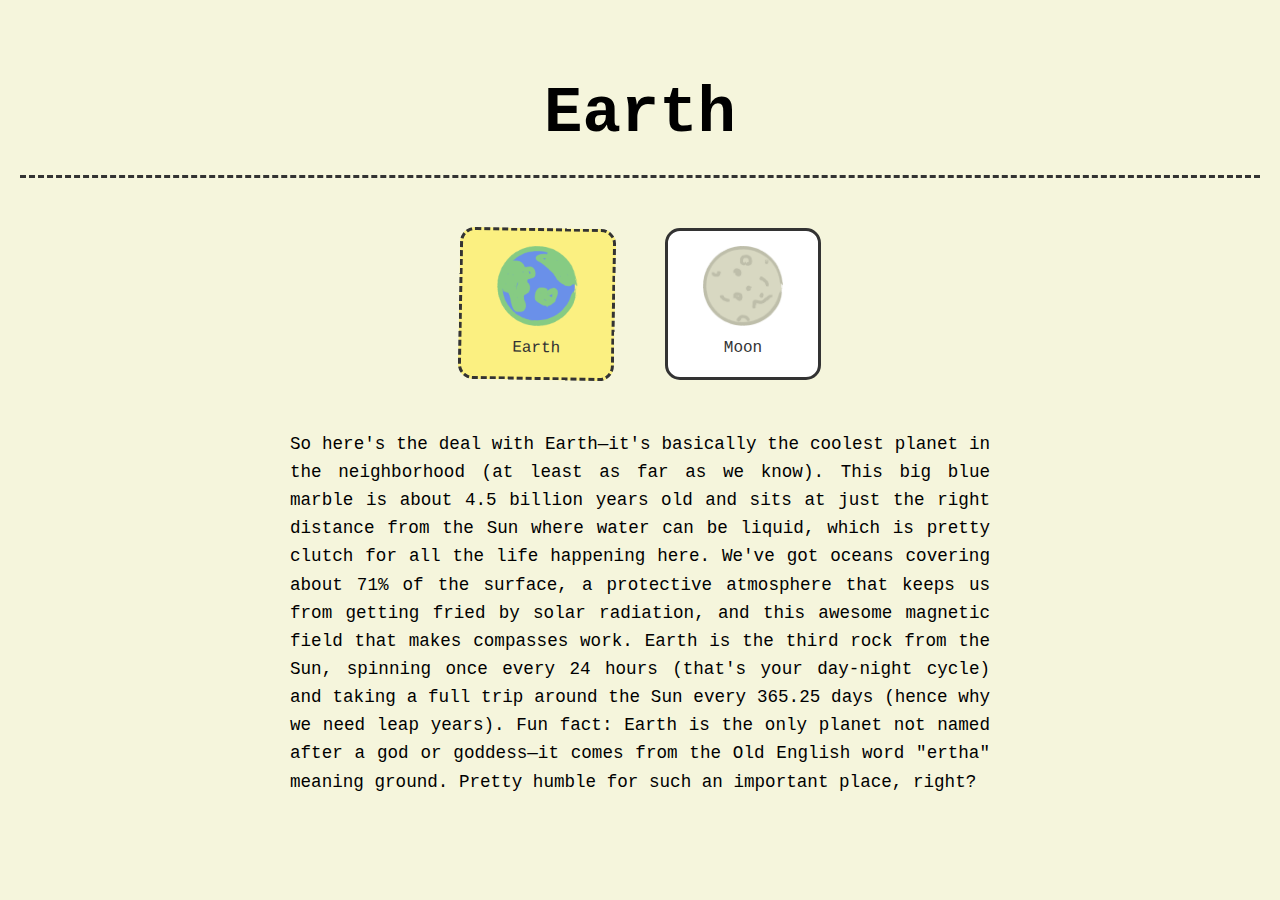
<file: index.html>
<!DOCTYPE html>
<html lang="en">
  <head>
    <meta charset="UTF-8">
    <meta name="viewport" content="width=device-width, initial-scale=1.0">
    <title>Earth</title>
    <link rel="stylesheet" href="screen.css">
  </head>
  <body>
    <h1>Earth</h1>
    <nav class="planet-nav">
      <a href="index.html" class="nav-link earth-link active">
        <img src="images/earth.png" alt="Earth" class="nav-icon">
        <span>Earth</span>
      </a>
      <a href="moon.html" class="nav-link moon-link">
        <img src="images/moon.png" alt="Moon" class="nav-icon">
        <span>Moon</span>
      </a>
    </nav>
    <!-- Generated using Claude Sonnet 4.5 with prompt: "Write casual but informative descriptions about Earth and Moon for a student project" -->
    <p> So here's the deal with Earth—it's basically the coolest planet in the neighborhood (at least as far as we know). This big blue marble is about 4.5 billion years old and sits at just the right distance from the Sun where water can be liquid, which is pretty clutch for all the life happening here. We've got oceans covering about 71% of the surface, a protective atmosphere that keeps us from getting fried by solar radiation, and this awesome magnetic field that makes compasses work. Earth is the third rock from the Sun, spinning once every 24 hours (that's your day-night cycle) and taking a full trip around the Sun every 365.25 days (hence why we need leap years). Fun fact: Earth is the only planet not named after a god or goddess—it comes from the Old English word "ertha" meaning ground. Pretty humble for such an important place, right?</p>
    <script src="index.js"></script>
  </body>
</html>
</file>
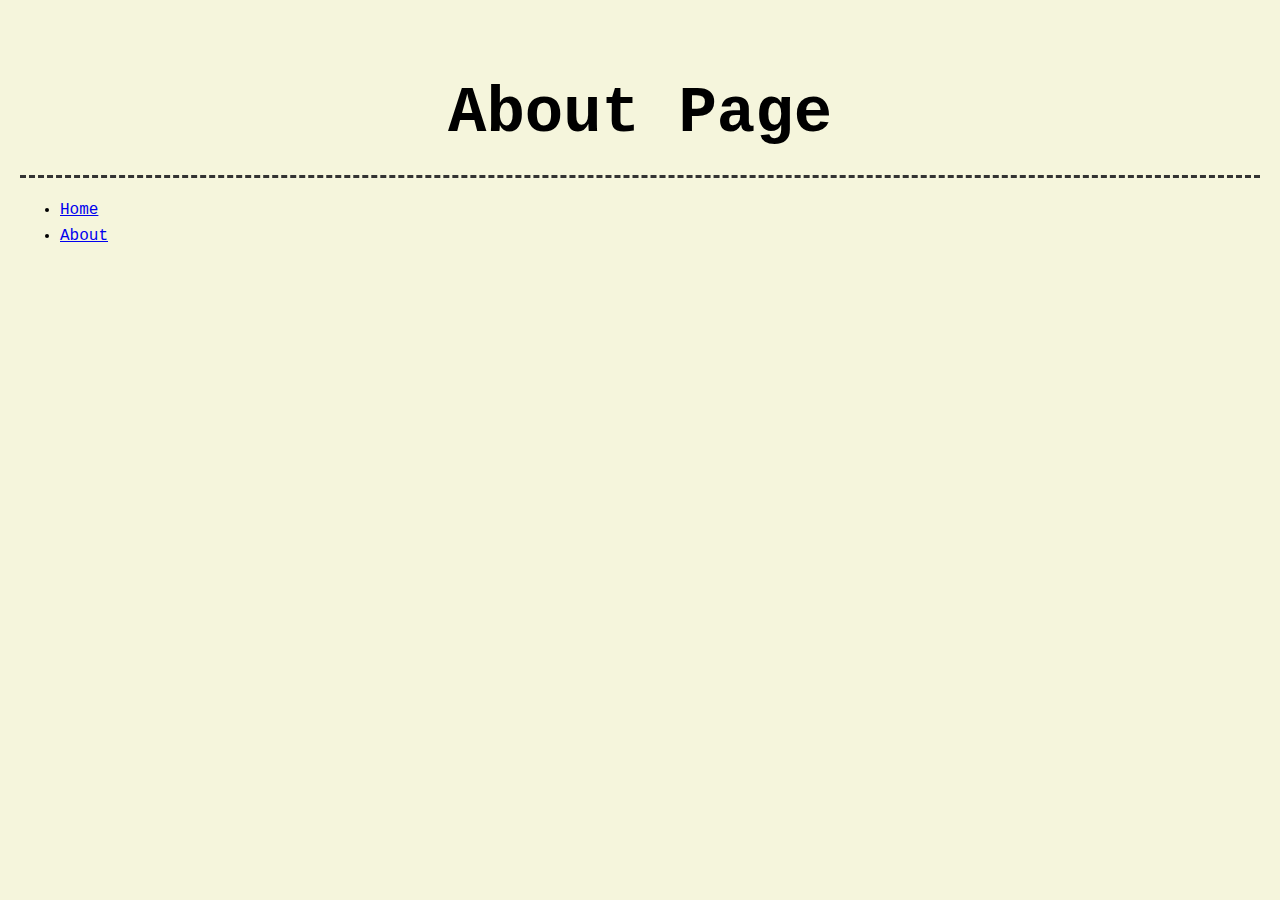
<file: about.html>
<!DOCTYPE html>
<html lang="en">
  <head>
    <meta charset="UTF-8">
    <meta name="viewport" content="width=device-width, initial-scale=1.0">
    <title>About Page</title>
    <link rel="stylesheet" href="screen.css">
  </head>
  <body>
    <h1>About Page</h1>
    <nav>
      <ul>
        <li><a href="index.html">Home</a></li>
        <li><a href="about.html" class="active">About</a></li>
      </ul>
    </nav>
    <script src="index.js"></script>
  </body>
</html>
</file>
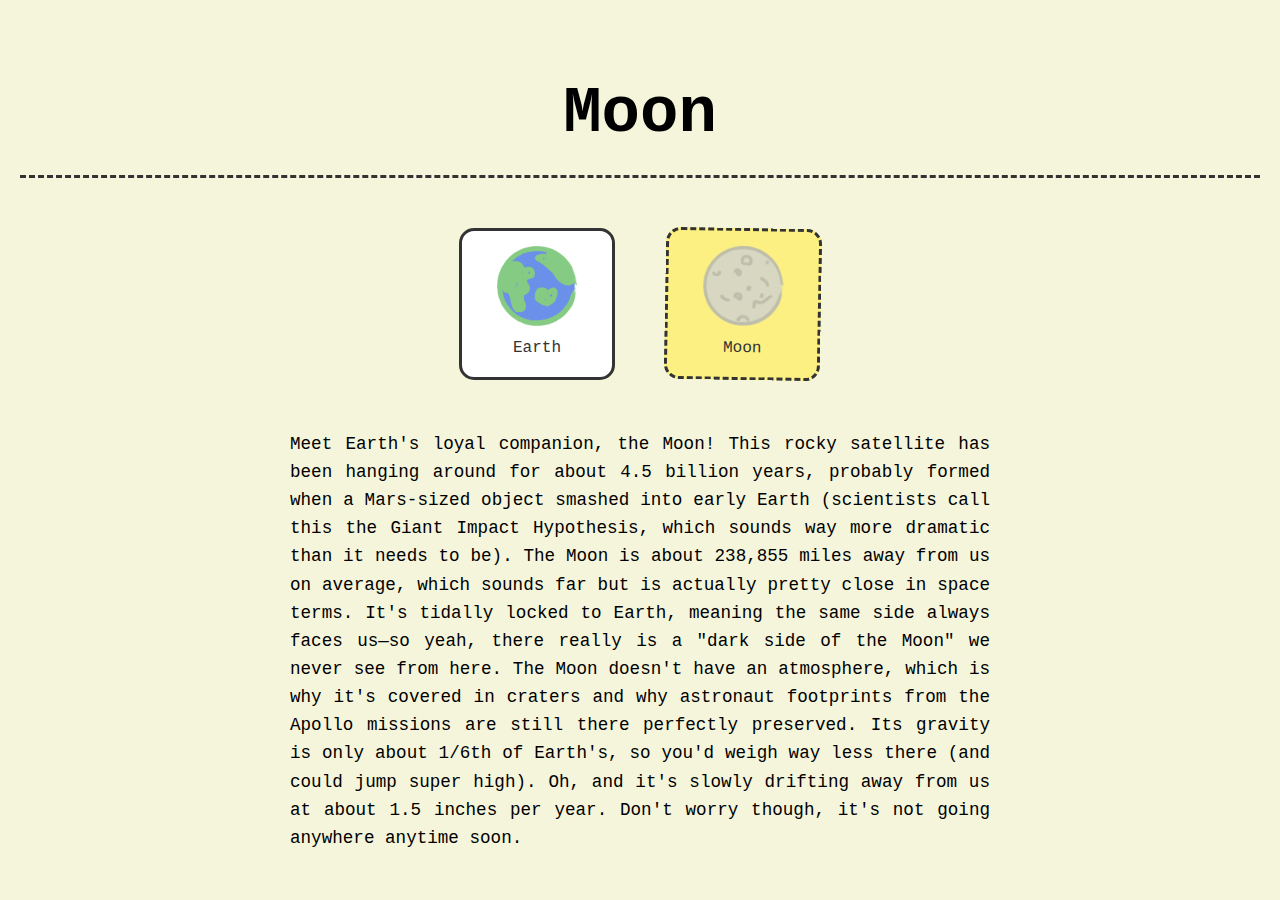
<file: moon.html>
<!DOCTYPE html>
<html lang="en">
  <head>
    <meta charset="UTF-8">
    <meta name="viewport" content="width=device-width, initial-scale=1.0">
    <title>Moon</title>
    <link rel="stylesheet" href="screen.css">
  </head>
  <body>
    <h1>Moon</h1>
    <nav class="planet-nav">
      <a href="index.html" class="nav-link earth-link">
        <img src="images/earth.png" alt="Earth" class="nav-icon">
        <span>Earth</span>
      </a>
      <a href="moon.html" class="nav-link moon-link active">
        <img src="images/moon.png" alt="Moon" class="nav-icon">
        <span>Moon</span>
      </a>
    </nav>
    <!-- Generated using Claude Sonnet 4.5 with prompt: "Write casual but informative descriptions about Earth and Moon for a student project" -->
    <p> Meet Earth's loyal companion, the Moon! This rocky satellite has been hanging around for about 4.5 billion years, probably formed when a Mars-sized object smashed into early Earth (scientists call this the Giant Impact Hypothesis, which sounds way more dramatic than it needs to be). The Moon is about 238,855 miles away from us on average, which sounds far but is actually pretty close in space terms. It's tidally locked to Earth, meaning the same side always faces us—so yeah, there really is a "dark side of the Moon" we never see from here. The Moon doesn't have an atmosphere, which is why it's covered in craters and why astronaut footprints from the Apollo missions are still there perfectly preserved. Its gravity is only about 1/6th of Earth's, so you'd weigh way less there (and could jump super high). Oh, and it's slowly drifting away from us at about 1.5 inches per year. Don't worry though, it's not going anywhere anytime soon.
    </p>
    <script src="index.js"></script>
  </body>
</html>
</file>
<file: screen.css>
body {
  font-family: 'Courier New', Courier, monospace;
  background-color: #f5f5dc;
  margin: 0;
  padding: 20px;
  line-height: 1.6;
}

/* title */
h1 {
  font-size: 4em;
  text-align: center;
  border-bottom: 3px dashed #333;
  padding-bottom: 10px;
  margin-bottom: 20px;
}

/* body text */
p {
  font-size: 1.1em;
  max-width: 700px;
  margin: 20px auto;
  text-align: justify;
}

/* nav container */
.planet-nav {
  display: flex;
  justify-content: center;
  gap: 50px;
  margin: 30px 0;
  padding: 20px;
}

/* nav links */
.nav-link {
  text-decoration: none;
  color: #333;
  padding: 15px 25px;
  border: 3px solid #333;
  border-radius: 15px;
  display: flex;
  flex-direction: column;
  align-items: center;
  gap: 10px;
  transition: all 0.3s ease;
  background-color: white;
}

/* hover */
.nav-link:hover {
  box-shadow: 5px 5px 0px #878787;
}

/* current page */
.nav-link.active {
  background-color: #ffeb3b91;
  border: 3px dashed #333;
  transform: rotate(1deg);
}

/* nav icons */
.nav-icon {
  width: 100px;
  height: 80px;
  object-fit: contain;
}

/* planet/moon image */
.main-image {
  display: block;
  max-width: 400px;
  margin: 30px auto;
  border: 4px solid #333;
  border-radius: 50%;
  box-shadow: 8px 8px 0px #333;
}
</file>
